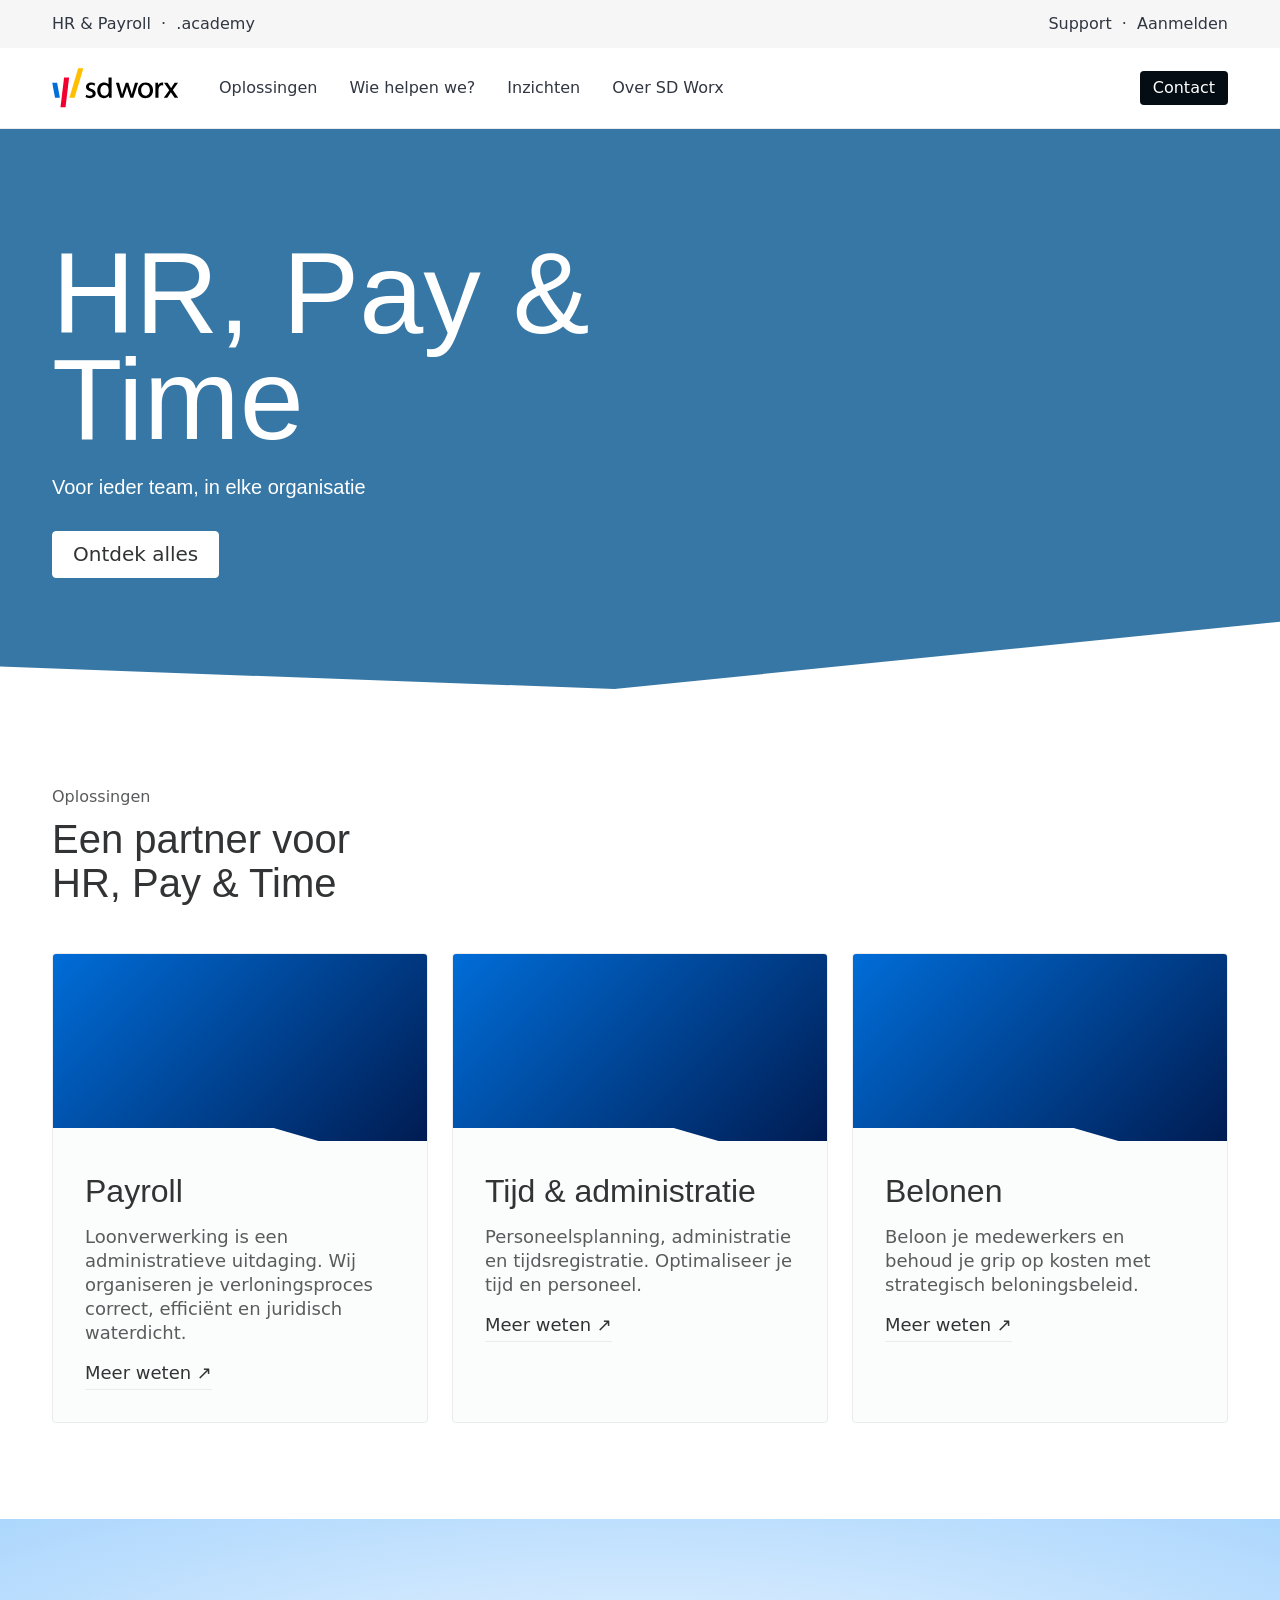
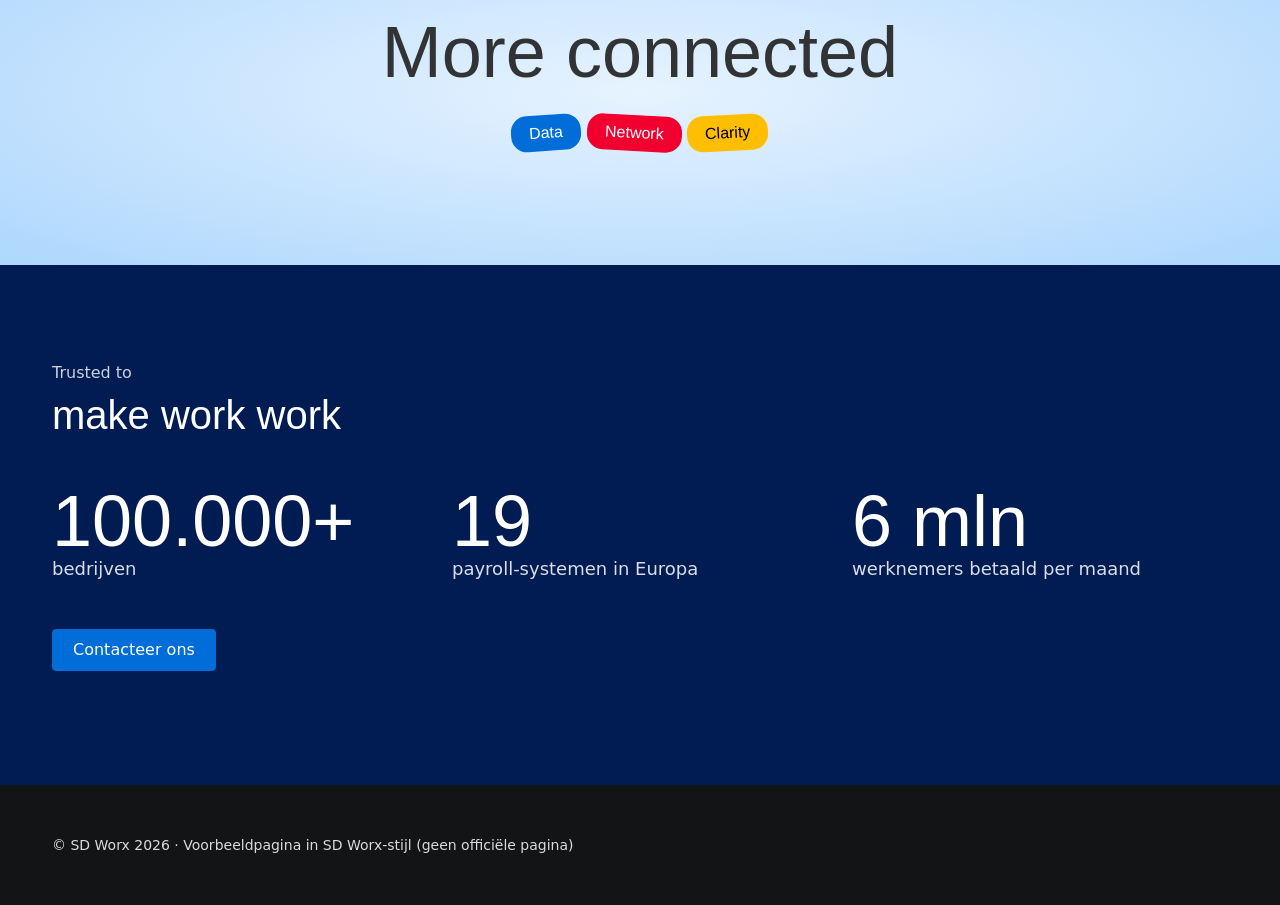
<file: examples/index.html>
<!doctype html>
<html lang="nl">
<head>
<meta charset="utf-8">
<meta name="viewport" content="width=device-width,initial-scale=1">
<title>SD Worx stijl — voorbeeld</title>
<link rel="stylesheet" href="../tokens/tokens.css">
<link rel="stylesheet" href="../tokens/components.css">
</head>
<body>
<div class="sdw-topbar"><div class="sdw-container"><span>HR &amp; Payroll &nbsp;·&nbsp; .academy</span><span>Support &nbsp;·&nbsp; Aanmelden</span></div></div>
<header class="sdw-header"><div class="sdw-container">
  <img src="../brand/logo/sdworx-logo.svg" alt="SD Worx">
  <nav class="sdw-nav"><a href="#">Oplossingen</a><a href="#">Wie helpen we?</a><a href="#">Inzichten</a><a href="#">Over SD Worx</a></nav>
  <a class="sdw-btn sdw-btn--dark" href="#">Contact</a>
</div></header>

<div class="sdw-hero"><div class="sdw-container">
  <h1>HR, Pay &amp;<br>Time</h1>
  <p>Voor ieder team, in elke organisatie</p>
  <a class="sdw-btn sdw-btn--white" href="#">Ontdek alles</a>
</div></div>

<section class="sdw-section"><div class="sdw-container">
  <span class="sdw-eyebrow">Oplossingen</span>
  <h2 style="max-width:14ch;margin-bottom:48px">Een partner voor HR, Pay &amp; Time</h2>
  <div class="sdw-grid">
    <article class="sdw-card"><div class="sdw-card__img"></div><div class="sdw-card__body"><h3>Payroll</h3><p>Loonverwerking is een administratieve uitdaging. Wij organiseren je verloningsproces correct, efficiënt en juridisch waterdicht.</p><a class="sdw-link" href="#" style="align-self:flex-start">Meer weten</a></div></article>
    <article class="sdw-card"><div class="sdw-card__img"></div><div class="sdw-card__body"><h3>Tijd &amp; administratie</h3><p>Personeelsplanning, administratie en tijdsregistratie. Optimaliseer je tijd en personeel.</p><a class="sdw-link" href="#" style="align-self:flex-start">Meer weten</a></div></article>
    <article class="sdw-card"><div class="sdw-card__img"></div><div class="sdw-card__body"><h3>Belonen</h3><p>Beloon je medewerkers en behoud je grip op kosten met strategisch beloningsbeleid.</p><a class="sdw-link" href="#" style="align-self:flex-start">Meer weten</a></div></article>
  </div>
</div></section>

<section class="sdw-section sdw-mesh"><div class="sdw-container" style="text-align:center">
  <h2 style="font-size:clamp(2.5rem,7vw,var(--sdw-display-2));line-height:1.05">More connected</h2>
  <p style="margin-top:24px"><span class="sdw-chip sdw-chip--blue">Data</span> <span class="sdw-chip sdw-chip--red">Network</span> <span class="sdw-chip sdw-chip--yellow">Clarity</span></p>
</div></section>

<section class="sdw-section sdw-dark"><div class="sdw-container">
  <span class="sdw-eyebrow" style="color:#fff;opacity:.8">Trusted to</span>
  <h2 style="margin-bottom:48px">make work work</h2>
  <div class="sdw-grid">
    <div class="sdw-stat"><strong>100.000+</strong><span>bedrijven</span></div>
    <div class="sdw-stat"><strong>19</strong><span>payroll-systemen in Europa</span></div>
    <div class="sdw-stat"><strong>6 mln</strong><span>werknemers betaald per maand</span></div>
  </div>
  <p style="margin-top:48px"><a class="sdw-btn sdw-btn--primary" href="#">Contacteer ons</a></p>
</div></section>

<footer class="sdw-footer"><div class="sdw-container">© SD Worx 2026 · Voorbeeldpagina in SD Worx-stijl (geen officiële pagina)</div></footer>
</body>
</html>
</file>
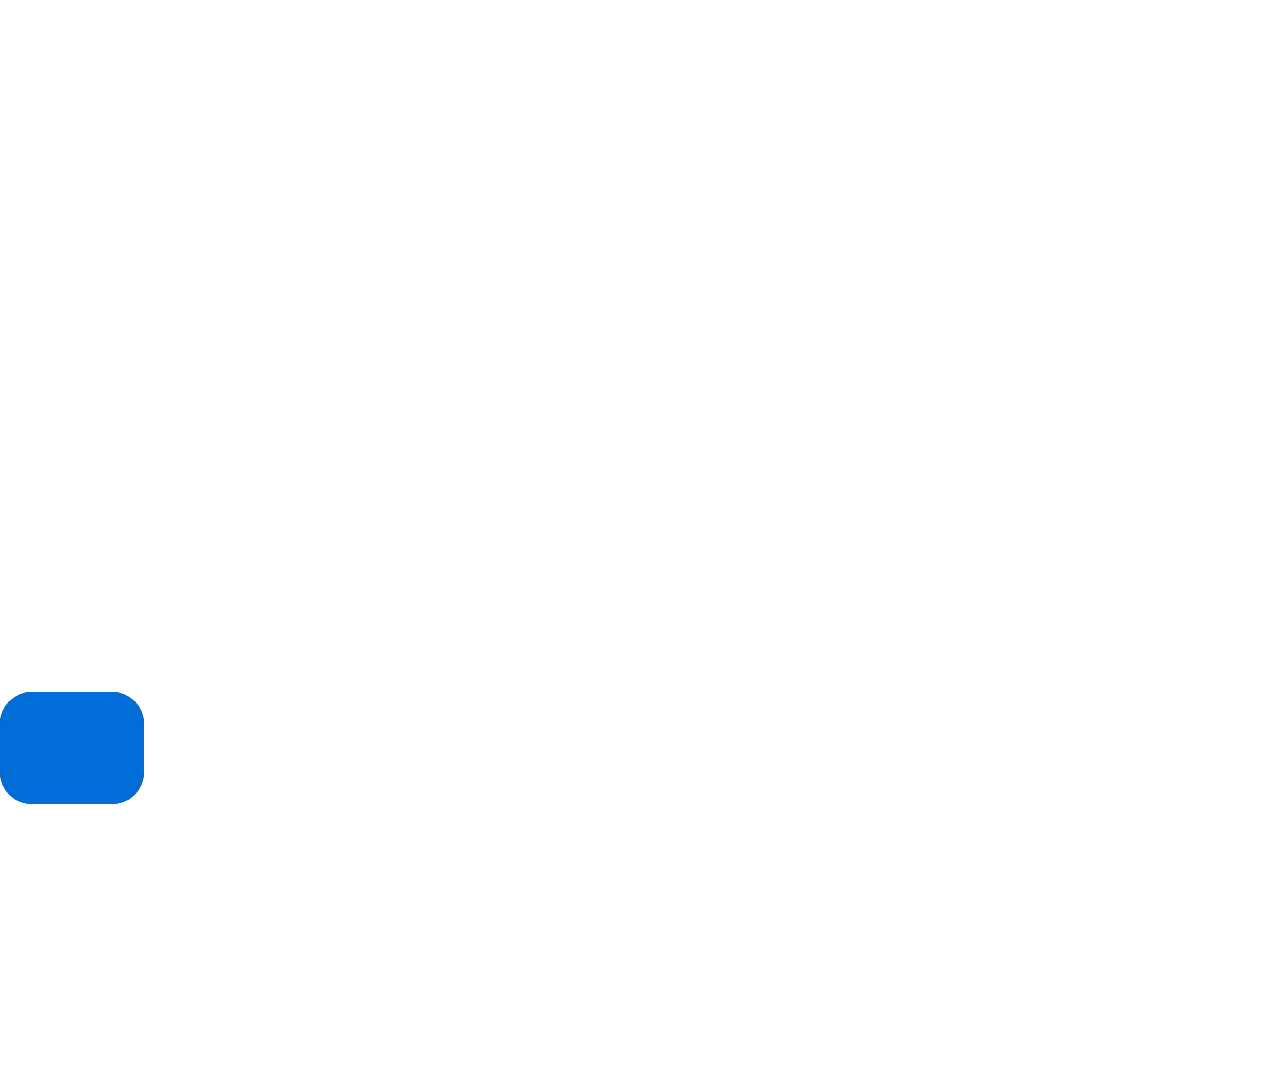
<file: popups/pop.html>
<!doctype html><meta charset="utf-8">
<style>@font-face{font-family:"SD Worx Display VF";src:url(sdw.woff2) format("woff2");font-weight:100 900}
html,body{margin:0;background:transparent;width:1920px;height:1080px;overflow:hidden}
:root{--e:cubic-bezier(.65,0,.35,1);--accent:#006dd8;--ink:#fff;--dark:#040d14}
.pop{position:absolute;bottom:96px;display:flex;align-items:center;justify-content:center;height:112px;padding:0 72px;background:var(--dark);border-radius:32px;
font-family:"SD Worx Display VF",sans-serif;color:var(--ink);overflow:hidden;animation:card 5.5s var(--e) both}
.name{position:relative;font-weight:400;font-size:48px;line-height:56px;white-space:nowrap;animation:name 5.5s var(--e) both}
.bar{position:absolute;left:0;bottom:0;height:5px;width:100%;background:var(--accent);animation:bar 5.5s var(--e) both}
.fill{position:absolute;inset:0;background:var(--accent);transform-origin:bottom;animation:fill 5.5s var(--e) both}
.name b{font-weight:700}
.left{left:96px;--from:inset(-40px 100% -40px 0)}.left .bar{transform-origin:left}
.center{left:50%;translate:-50% 0;--from:inset(-40px 50% -40px 50%)}.center .bar{transform-origin:center}
.right{right:96px;--from:inset(-40px 0 -40px 100%)}.right .bar{transform-origin:right}
@keyframes card{0%,2.7%{clip-path:var(--from)}11.8%,83.6%{clip-path:inset(-40px)}94.5%,100%{clip-path:var(--from)}}
@keyframes bar{0%{transform:scaleX(0)}9.1%,100%{transform:scaleX(1)}}
@keyframes name{0%,7.3%{opacity:0;transform:translateY(10px)}14.5%,100%{opacity:1;transform:none}}
@keyframes fill{0%,72.7%{transform:scaleY(0)}83.6%,100%{transform:scaleY(1)}}
body.still *{animation:none!important}body.still .fill{display:none}
</style>
<div class="pop" id="p"><div class="name" id="n"></div><div class="bar"></div><div class="fill"></div></div>
<script>const q=new URLSearchParams(location.search);if(q.get('c'))document.documentElement.style.setProperty('--accent','#'+q.get('c'));{const [a,...r]=q.get('n').split(' ');const n=document.getElementById('n');n.append(a+' ');const b=document.createElement('b');b.textContent=r.join(' ');n.append(b)}document.getElementById('p').classList.add(q.get('pos'));if(q.get('still'))document.body.className='still'</script>
</file>
<file: tokens/tokens.css>
/*
 * SD Worx — design tokens (afgeleid van het "Ignite" design system, v2.2.0)
 * Bron: https://cdn.sdworx.com/ignite/styling/v2/2.2.0/website/system.css
 * Prefix --sdw- om conflicten te vermijden met het originele --ig- prefix.
 * Waarden zijn 1-op-1 overgenomen; light-dark() geeft licht/donker thema.
 */

/* Lettertypes: gehost door SD Worx (Inter + SD Worx Display VF). */
@import url("https://cdn.sdworx.com/ignite/assets/v2/fonts/all.css");

:root {
  color-scheme: light dark;

  /* ── Merk (logo) ─────────────────────────────── */
  --sdw-brand-blue: #006dd8;
  --sdw-brand-red: #f1002f;
  --sdw-brand-yellow: #ffbe00;

  /* ── Nieuwe huisstijl 2026 (gemeten uit persbericht-beelden, ± kleurprofiel) ── */
  --sdw-2026-sky-light: #b0dcff;
  --sdw-2026-sky: #5eafff;
  --sdw-2026-blue-mid: #278beb;
  --sdw-2026-blue-deep: #004c9a;
  --sdw-2026-frame-blue: #0055a0;
  --sdw-2026-navy: #00235d;
  --sdw-2026-panel: #a3d4ff;
  --sdw-2026-photo-bg: #6f95aa;
  --sdw-site-hero-blue: #3777a5; /* studio-achtergrond hero op sdworx.be (gemeten, foto-verloop 34719e–427fac) */
  --sdw-2026-mesh: radial-gradient(ellipse at 50% 50%, #e7f3ff 0%, #add7fd 100%);
  --sdw-2026-chip-radius: 16px;
  --sdw-2026-chip-tilt: -4deg;

  /* ── Primary (blauw) ─────────────────────────── */
  --sdw-primary-950: #000d3a;
  --sdw-primary-900: #001c52;
  --sdw-primary-700: #005bbf;
  --sdw-primary-600: #006dd8; /* = merkblauw, standaard knop/link */
  --sdw-primary-500: #0087f3;
  --sdw-primary-300: #9ed2ff;
  --sdw-primary-100: #d9f1ff;
  --sdw-primary-50: #effaff;

  /* ── Neutraal ────────────────────────────────── */
  --sdw-neutral-950: #050607;
  --sdw-neutral-900: #131415;
  --sdw-neutral-800: #212223;
  --sdw-neutral-700: #323334;
  --sdw-neutral-600: #444547;
  --sdw-neutral-500: #5a5b5c;
  --sdw-neutral-400: #737476;
  --sdw-neutral-350: #88898b;
  --sdw-neutral-200: #d9dbdd;
  --sdw-neutral-150: #eaebed;
  --sdw-neutral-100: #f4f5f6;
  --sdw-neutral-50: #fbfcfc;
  --sdw-white: #fff;

  /* Website-specifiek (Next.js site) */
  --sdw-site-text: #303642;     /* bodytekst homepage */
  --sdw-site-cta-dark: #040d14; /* "Contact"-knop */

  /* ── Semantisch ──────────────────────────────── */
  --sdw-info: light-dark(#006aff, #8fbeff);
  --sdw-success: light-dark(#007900, #75d87a);
  --sdw-warning: #f3b01d;
  --sdw-danger: light-dark(#e90040, #ff979d);

  /* ── Thema-rollen ────────────────────────────── */
  --sdw-bg-page: light-dark(#fff, #131415);
  --sdw-bg-subtle: light-dark(#fbfcfc, #212223);   /* kaarten */
  --sdw-bg-soft: light-dark(#f4f5f6, #323334);
  --sdw-bg-medium: light-dark(#d9dbdd, #444547);
  --sdw-bg-strong: light-dark(#131415, #f4f5f6);

  --sdw-text-strong: light-dark(#050607, #fbfcfc);
  --sdw-text-bold: light-dark(#323334, #f4f5f6);
  --sdw-text-medium: light-dark(#5a5b5c, #eaebed);
  --sdw-text-soft: light-dark(#737476, #d9dbdd);
  --sdw-text-primary: light-dark(#005bbf, #9ed2ff);
  --sdw-text-inverse: light-dark(#fff, #212223);

  --sdw-action: light-dark(#006dd8, #9ed2ff);
  --sdw-action-hover: light-dark(#0087f3, #d9f1ff);
  --sdw-action-pressed: light-dark(#005bbf, #0087f3);
  --sdw-action-subtle: light-dark(#effaff, #000d3a);
  --sdw-action-soft: light-dark(#d9f1ff, #001c52);

  --sdw-border-subtle: light-dark(#f4f5f6, #212223);
  --sdw-border-bold: #737476;

  /* ── Accentkleuren 0–13 (bold / subtle-licht / tekst-licht) ── */
  --sdw-accent-0: #da3300;  --sdw-accent-0-subtle: #fff4ef;  --sdw-accent-0-text: #750000;
  --sdw-accent-1: #ffa659;  --sdw-accent-1-subtle: #fff6eb;  --sdw-accent-1-text: #5f2900;
  --sdw-accent-2: #8e7a00;  --sdw-accent-2-subtle: #fbf9ea;  --sdw-accent-2-text: #463a00;
  --sdw-accent-3: #b2cb5c;  --sdw-accent-3-subtle: #f6fbec;  --sdw-accent-3-text: #344100;
  --sdw-accent-4: #009559;  --sdw-accent-4-subtle: #eefdf4;  --sdw-accent-4-text: #004a26;
  --sdw-accent-5: #23dbc1;  --sdw-accent-5-subtle: #ebfdf9;  --sdw-accent-5-text: #00483c;
  --sdw-accent-6: #008e96;  --sdw-accent-6-subtle: #eafdfe;  --sdw-accent-6-text: #00464b;
  --sdw-accent-7: #25d2fc;  --sdw-accent-7-subtle: #ebfcff;  --sdw-accent-7-text: #004359;
  --sdw-accent-8: #0083ce;  --sdw-accent-8-subtle: #edfbff;  --sdw-accent-8-text: #003f6c;
  --sdw-accent-9: #aeb4ff;  --sdw-accent-9-subtle: #f5f7ff;  --sdw-accent-9-text: #312785;
  --sdw-accent-10: #9051e1; --sdw-accent-10-subtle: #faf6ff; --sdw-accent-10-text: #491c7b;
  --sdw-accent-11: #e59ff6; --sdw-accent-11-subtle: #fff4ff; --sdw-accent-11-text: #5a1069;
  --sdw-accent-12: #cb2f90; --sdw-accent-12-subtle: #fff3fb; --sdw-accent-12-text: #6c0048;
  --sdw-accent-13: #ff95ba; --sdw-accent-13-subtle: #fff3f8; --sdw-accent-13-text: #710037;

  /* ── Data-visualisatie (categorisch) ─────────── */
  --sdw-dataviz-1: #006dd8; --sdw-dataviz-2: #75001c; --sdw-dataviz-3: #00a38c;
  --sdw-dataviz-4: #003f6c; --sdw-dataviz-5: #ac77fa; --sdw-dataviz-6: #710037;
  --sdw-dataviz-7: #f05b93; --sdw-dataviz-8: #533300; --sdw-dataviz-9: #e67600;
  --sdw-dataviz-10: #5e2b9a;

  /* ── Typografie ──────────────────────────────── */
  --sdw-font-heading: "SD Worx Display VF", "SD Worx Display", "SDWorx Display", sans-serif;
  --sdw-font-body: Inter, "Inter Fallback", system-ui, sans-serif;
  --sdw-font-mono: consolas, monospace;

  --sdw-fw-light: 300; --sdw-fw-regular: 400; --sdw-fw-medium: 500;
  --sdw-fw-semibold: 600; --sdw-fw-bold: 700;

  /* schaal: font-size / line-height */
  --sdw-display-1: 7.5rem;   --sdw-display-1-lh: 6.75rem;
  --sdw-display-2: 4.5rem;   --sdw-display-2-lh: 4rem;
  --sdw-h-xxl: 3rem;         --sdw-h-xxl-lh: 3.25rem;
  --sdw-h-xl: 2.5rem;        --sdw-h-xl-lh: 2.75rem;
  --sdw-h-l: 2rem;           --sdw-h-l-lh: 2.25rem;
  --sdw-h-m: 1.75rem;        --sdw-h-m-lh: 1.875rem;
  --sdw-h-s: 1.5rem;         --sdw-h-s-lh: 1.75rem;
  --sdw-h-xs: 1.25rem;       --sdw-h-xs-lh: 1.5rem;
  --sdw-h-xxs: 1.125rem;     --sdw-h-xxs-lh: 1.375rem;
  --sdw-body-l: 1.25rem;     --sdw-body-l-lh: 1.75rem;
  --sdw-body: 1.125rem;      --sdw-body-lh: 1.5rem;
  --sdw-body-s: 1rem;        --sdw-body-s-lh: 1.375rem;
  --sdw-body-xs: .875rem;    --sdw-body-xs-lh: 1.125rem;
  --sdw-body-xxs: .75rem;    --sdw-body-xxs-lh: 1rem;
  --sdw-caption: .75rem;     --sdw-caption-lh: 1rem;

  /* ── Spacing (Ignite size-schaal) ────────────── */
  --sdw-space-025: .25rem; --sdw-space-050: .375rem; --sdw-space-075: .5rem;
  --sdw-space-100: .75rem; --sdw-space-150: 1rem;    --sdw-space-200: 1.25rem;
  --sdw-space-250: 1.5rem; --sdw-space-300: 2rem;    --sdw-space-400: 2.5rem;
  --sdw-space-500: 3rem;   --sdw-space-600: 4rem;    --sdw-space-800: 5rem;
  --sdw-space-1000: 6rem;  --sdw-space-1200: 8rem;   --sdw-space-1600: 10rem;

  /* ── Radius, schaduw, motion ─────────────────── */
  --sdw-radius-small: 2px;
  --sdw-radius: 4px;        /* knoppen, inputs, kaarten */
  --sdw-radius-large: 8px;

  --sdw-elevation-1: 0 0 3px 0 #04294114, 0 2px 6px -1px #04294133;
  --sdw-elevation-2: 0 1px 8px 0 #0429411c, 0 5px 8px 0 #0429411a;
  --sdw-elevation-3: 0 1px 8px 0 #0429411f, 0 6px 12px 0 #0429412b;
  --sdw-elevation-4: 0 8px 24px 0 #04294133, 0 3px 8px 0 #0429411f;
  --sdw-elevation-inset: inset 0 2px 2px 0 #04294114;

  --sdw-duration: .25s;
  --sdw-duration-fast: .1s;
  --sdw-opacity-disabled: .4;

  /* ── Layout ──────────────────────────────────── */
  --sdw-container: 1224px;
  --sdw-topbar-h: 48px;
  --sdw-header-h: 80px;
  /* breakpoints (min-width): 576 · 768 · 992 · 1200 · 1440 · 1912 */
}
</file>
<file: tokens/components.css>
/*
 * SD Worx — basiscomponenten. Vereist tokens.css (laad die eerst).
 * Klassen met prefix `sdw-`. Kopieer/gebruik zoals ze zijn; wijzig waarden via tokens.
 */
*,*::before,*::after{box-sizing:border-box}
html{-webkit-text-size-adjust:100%}
body{margin:0;font:400 var(--sdw-body)/var(--sdw-body-lh) var(--sdw-font-body);color:var(--sdw-site-text);background:var(--sdw-bg-page);-webkit-font-smoothing:antialiased}
h1,h2,h3,h4{font-family:var(--sdw-font-heading);font-weight:500;color:var(--sdw-neutral-700);margin:0}
h1{font-size:var(--sdw-h-xxl);line-height:var(--sdw-h-xxl-lh)}
h2{font-size:var(--sdw-h-xl);line-height:var(--sdw-h-xl-lh)}
h3{font-size:var(--sdw-h-l);line-height:var(--sdw-h-l-lh)}
h4{font-size:var(--sdw-h-s);line-height:var(--sdw-h-s-lh)}
p{margin:0 0 1em}
a{color:var(--sdw-text-primary)}
img{max-width:100%;display:block}
:focus-visible{outline:2px solid var(--sdw-action);outline-offset:2px;border-radius:var(--sdw-radius)}

/* Layout */
.sdw-container{max-width:var(--sdw-container);margin:0 auto;padding:0 24px}
.sdw-section{padding:64px 0}
@media(min-width:992px){.sdw-section{padding:96px 0}}
.sdw-grid{display:grid;gap:24px;grid-template-columns:repeat(auto-fit,minmax(min(100%,280px),1fr))}
.sdw-eyebrow{color:var(--sdw-text-medium);font-size:var(--sdw-body-s);margin-bottom:8px;display:block}
.sdw-lead{font-size:var(--sdw-body-l);line-height:var(--sdw-body-l-lh);color:var(--sdw-text-medium)}

/* Header */
.sdw-topbar{background:#f6f6f6;font-size:var(--sdw-body-s)}
.sdw-topbar .sdw-container{display:flex;justify-content:space-between;align-items:center;min-height:var(--sdw-topbar-h)}
.sdw-header{background:#fff;border-bottom:1px solid var(--sdw-neutral-150);position:sticky;top:0;z-index:10}
.sdw-header .sdw-container{display:flex;align-items:center;gap:40px;min-height:var(--sdw-header-h)}
.sdw-header img{width:127px;height:auto}
.sdw-nav{display:flex;gap:32px;flex:1;font-size:var(--sdw-body-s)}
.sdw-nav a{color:var(--sdw-site-text);text-decoration:none}
.sdw-nav a:hover{color:var(--sdw-action)}
@media(max-width:991px){.sdw-nav{display:none}.sdw-header .sdw-container{justify-content:space-between}}

/* Buttons */
.sdw-btn{display:inline-flex;align-items:center;gap:8px;font:500 var(--sdw-body-s)/1.25 var(--sdw-font-body);text-decoration:none;cursor:pointer;border:1px solid transparent;border-radius:var(--sdw-radius);padding:10px 20px;transition:background var(--sdw-duration),border-color var(--sdw-duration),color var(--sdw-duration)}
.sdw-btn--primary{background:var(--sdw-action);border-color:var(--sdw-action);color:#fff}
.sdw-btn--primary:hover{background:var(--sdw-action-hover);border-color:var(--sdw-action-hover)}
.sdw-btn--primary:active{background:var(--sdw-action-pressed)}
.sdw-btn--dark{background:var(--sdw-site-cta-dark);color:#fff;padding:6px 12px}
.sdw-btn--white{background:#fff;border-color:#fff;color:var(--sdw-neutral-700);font-size:var(--sdw-body-l)}
.sdw-btn--white:hover{background:var(--sdw-primary-50)}
.sdw-btn--outline{background:transparent;border-color:var(--sdw-action);color:var(--sdw-text-primary)}
.sdw-btn--outline:hover{background:var(--sdw-action-subtle)}
.sdw-btn[disabled]{opacity:var(--sdw-opacity-disabled);pointer-events:none}
.sdw-link{color:var(--sdw-neutral-700);text-decoration:none;border-bottom:1px solid var(--sdw-neutral-150);padding-bottom:4px}
.sdw-link::after{content:" ↗"}
.sdw-link:hover{border-color:var(--sdw-action);color:var(--sdw-action)}

/* Hero (foto/blauw vlak + wit display-kop + diagonale onderrand) */
.sdw-hero{position:relative;color:#fff;background:var(--sdw-site-hero-blue) center/cover;min-height:560px;display:flex;align-items:center;clip-path:polygon(0 0,100% 0,100% 88%,48% 100%,0 96%)}
.sdw-hero .sdw-container{width:100%}
.sdw-hero h1{color:#fff;font-size:clamp(3.5rem,9vw,var(--sdw-display-1));line-height:.92;margin-bottom:24px}
.sdw-hero p{font-family:var(--sdw-font-heading);font-size:var(--sdw-body-l);margin-bottom:32px}

/* Kaart met diagonale notch onder het beeld */
.sdw-card{background:var(--sdw-bg-subtle);border:1px solid var(--sdw-neutral-150);border-radius:var(--sdw-radius);overflow:hidden;display:flex;flex-direction:column}
.sdw-card__img{aspect-ratio:2/1;object-fit:cover;width:100%;background:linear-gradient(135deg,var(--sdw-primary-600),var(--sdw-primary-900));clip-path:polygon(0 0,100% 0,100% 100%,71% 100%,59% 93%,0 93%)}
.sdw-card__body{padding:32px;display:flex;flex-direction:column;gap:16px;flex:1}
.sdw-card__body p{color:var(--sdw-text-medium);margin:0}
.sdw-quote{border-top:1px solid var(--sdw-neutral-150);padding-top:24px;color:var(--sdw-text-medium)}
.sdw-quote small{display:block;font-size:var(--sdw-body-xxs);color:var(--sdw-text-soft)}

/* Kaart 2026-stijl: dunne blauwe rand, iets grotere radius */
.sdw-panel{border:1px solid var(--sdw-action);border-radius:12px;padding:32px;background:#fff}

/* Sticker-chips (2026) — plak ze schuin over grote koppen */
.sdw-chip{display:inline-block;padding:10px 18px;border-radius:var(--sdw-2026-chip-radius);font:500 var(--sdw-body-s)/1 var(--sdw-font-heading);transform:rotate(var(--sdw-2026-chip-tilt))}
.sdw-chip--blue{background:var(--sdw-brand-blue);color:#fff}
.sdw-chip--red{background:var(--sdw-brand-red);color:#fff;transform:rotate(3deg)}
.sdw-chip--yellow{background:var(--sdw-brand-yellow);color:#000;transform:rotate(-3deg)}

/* Zachte gradiënt-achtergrond (2026) en donkere sectie */
.sdw-mesh{background:var(--sdw-2026-mesh)}
.sdw-dark{background:var(--sdw-primary-900);color:#fff}
.sdw-dark h1,.sdw-dark h2,.sdw-dark h3{color:#fff}

/* Statistiek */
.sdw-stat strong{display:block;font:500 var(--sdw-display-2)/1 var(--sdw-font-heading)}
.sdw-stat span{opacity:.85}

/* Gewichtsspel: light → bold in blauwverloop */
.sdw-weights span{display:block;font:300 4rem/1.1 var(--sdw-font-heading)}
.sdw-weights span:nth-child(2){font-weight:400;color:var(--sdw-2026-sky)}
.sdw-weights span:nth-child(3){font-weight:500;color:var(--sdw-2026-blue-mid)}
.sdw-weights span:nth-child(4){font-weight:700;color:var(--sdw-2026-blue-deep)}
.sdw-weights span:nth-child(5){font-weight:900;color:#000}

/* Formulier */
.sdw-input{font:400 var(--sdw-body-s)/1.25 var(--sdw-font-body);padding:10px 12px;border:1px solid var(--sdw-neutral-350);border-radius:var(--sdw-radius);background:#fff;color:var(--sdw-site-text);width:100%}
.sdw-input:focus{outline:2px solid var(--sdw-action);border-color:var(--sdw-action)}

/* Footer */
.sdw-footer{background:var(--sdw-neutral-900);color:var(--sdw-neutral-200);padding:48px 0;font-size:var(--sdw-body-xs)}
.sdw-footer a{color:inherit}
</file>
